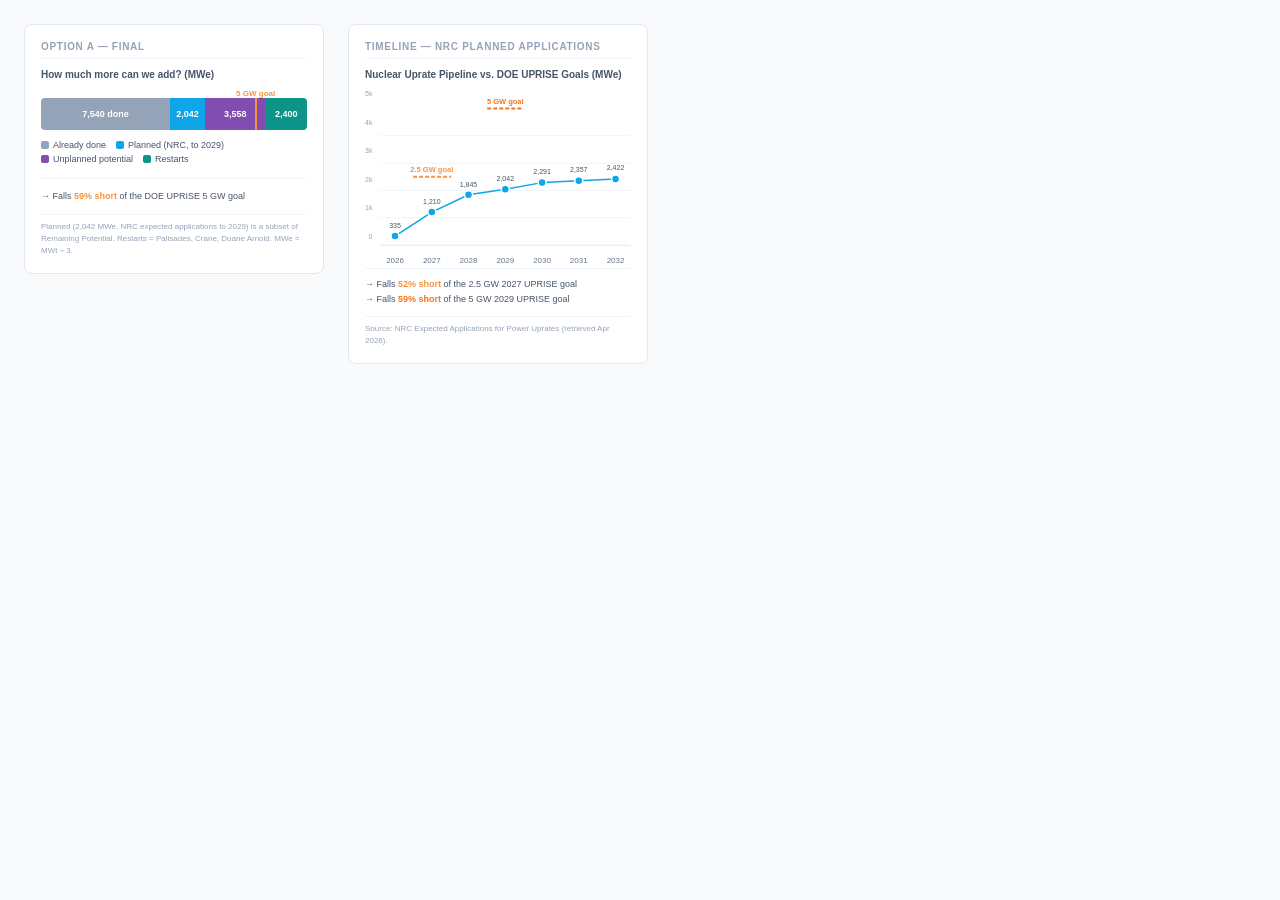
<file: _archive/mockup-chart.html>
<!DOCTYPE html>
<html>
<head>
<meta charset="utf-8">
<title>Chart Mockups</title>
<style>
  body { font-family: -apple-system, sans-serif; background: #f8fafc; margin: 0; padding: 24px; display: flex; gap: 24px; align-items: flex-start; }
  .panel { width: 300px; background: #fff; border: 1px solid #e2e8f0; border-radius: 8px; padding: 16px; box-sizing: border-box; }
  .panel-title { font-size: 11px; font-weight: 700; color: #64748b; text-transform: uppercase; letter-spacing: .06em; margin-bottom: 14px; }
  .option-label { font-size: 10px; font-weight: 700; color: #94a3b8; text-transform: uppercase; letter-spacing: .07em; margin-bottom: 10px; border-bottom: 1px solid #f1f5f9; padding-bottom: 6px; }

  /* ── OPTION A: Stacked progress bar ── */
  .stack-wrap { margin-bottom: 14px; }
  .stack-bar { display: flex; height: 28px; border-radius: 4px; overflow: hidden; width: 100%; }
  .stack-seg { display: flex; align-items: center; justify-content: center; font-size: 9px; font-weight: 700; color: #fff; transition: width .3s; position: relative; }
  .stack-seg:hover::after { content: attr(data-tip); position: absolute; bottom: 34px; left: 50%; transform: translateX(-50%); background: #1e293b; color: #fff; font-size: 10px; padding: 3px 7px; border-radius: 4px; white-space: nowrap; z-index: 10; }
  .stack-labels { display: flex; flex-wrap: wrap; gap: 4px 10px; margin-top: 8px; }
  .stack-lbl { display: flex; align-items: center; gap: 4px; font-size: 9px; color: #475569; }
  .swatch { width: 8px; height: 8px; border-radius: 2px; flex-shrink: 0; }

  /* target lines */
  .target-wrap { position: relative; margin-top: 16px; }
  .target-bar-bg { height: 6px; background: #f1f5f9; border-radius: 3px; position: relative; }
  .target-fill { height: 100%; border-radius: 3px; background: linear-gradient(90deg, #94a3b8, #64748b); }
  .target-lines { position: absolute; top: -3px; left: 0; right: 0; height: 12px; }
  .tline { position: absolute; width: 2px; background: #fb923c; height: 20px; top: -4px; }
  .tline.nei { background: #818cf8; }
  .tline-lbl { position: absolute; font-size: 8px; font-weight: 700; top: 18px; transform: translateX(-50%); white-space: nowrap; }

  .progress-section { margin-top: 18px; }
  .progress-row { margin-bottom: 10px; }
  .progress-hdr { display: flex; justify-content: space-between; font-size: 10px; color: #475569; margin-bottom: 3px; }
  .progress-hdr .val { font-weight: 700; }
  .pbar { height: 8px; background: #f1f5f9; border-radius: 4px; overflow: visible; position: relative; }
  .pfill { height: 100%; border-radius: 4px; }
  .pbar .tmark { position: absolute; top: -4px; width: 2px; height: 16px; border-radius: 1px; }

  /* ── OPTION B: Grouped bars ── */
  .chart-b { width: 100%; }
  .bars-wrap { display: flex; align-items: flex-end; gap: 8px; height: 140px; padding-bottom: 1px; position: relative; }
  .bar-col { flex: 1; display: flex; flex-direction: column; align-items: center; gap: 3px; height: 100%; justify-content: flex-end; }
  .bar { width: 100%; border-radius: 3px 3px 0 0; position: relative; display: flex; align-items: flex-end; justify-content: center; }
  .bar-val { font-size: 8px; font-weight: 800; color: #fff; padding-bottom: 3px; line-height: 1; }
  .bar-lbl { font-size: 9px; color: #64748b; text-align: center; line-height: 1.3; margin-top: 4px; }
  .ref-lines { position: absolute; left: 0; right: 0; pointer-events: none; }
  .ref-line { position: absolute; left: 0; right: 0; border-top: 1.5px dashed; display: flex; align-items: center; justify-content: flex-end; }
  .ref-line span { font-size: 8px; font-weight: 700; padding: 0 2px; background: #fff; margin-right: 0; }
  .axis-line { border-top: 1px solid #e2e8f0; margin-top: 0; }
  .chart-note { font-size: 8px; color: #94a3b8; margin-top: 10px; line-height: 1.5; }
</style>
</head>
<body>

<!-- OPTION A final -->
<div class="panel">
  <div class="option-label">Option A — Final</div>
  <div style="font-size:10px;color:#475569;margin-bottom:4px;font-weight:600">How much more can we add? (MWe)</div>
  <div style="margin-bottom:18px"></div>

  <!-- stacked bar -->
  <!-- planned = NRC cumul to 2029 = 2,042 MWe -->
  <!-- total = 7540 + 2042 + 3558 + 2400 = 15540 -->
  <!-- DOE 5k marker at 7540+5000=12540 → 12540/15540 = 80.7% -->
  <div style="position:relative;margin-bottom:10px">
    <!-- DOE 5 GW label -->
    <div style="position:absolute;top:-16px;left:80.7%;transform:translateX(-50%);white-space:nowrap;text-align:center">
      <span style="font-size:8px;font-weight:700;color:#fb923c">5 GW goal</span>
    </div>
    <div class="stack-bar" style="height:32px;border-radius:4px">
      <!-- done: 7540/15540 = 48.5% -->
      <div class="stack-seg" style="width:48.5%;background:#94a3b8;font-size:9px">7,540 done</div>
      <!-- planned to 2029: 2042/15540 = 13.1% -->
      <div class="stack-seg" style="width:13.1%;background:#0ea5e9;font-size:9px">2,042</div>
      <!-- unplanned: 3558/15540 = 22.9% -->
      <div class="stack-seg" style="width:22.9%;background:#814DB1;font-size:9px">3,558</div>
      <!-- restarts: 2400/15540 = 15.5% -->
      <div class="stack-seg" style="width:15.5%;background:#0d9488;font-size:9px">2,400</div>
    </div>
    <!-- DOE 5k marker at 80.7% -->
    <div style="position:absolute;top:0;left:80.7%;transform:translateX(-50%);width:2px;height:32px;background:#fb923c"></div>
  </div>

  <!-- legend -->
  <div class="stack-labels" style="margin-bottom:14px">
    <div class="stack-lbl"><div class="swatch" style="background:#94a3b8"></div>Already done</div>
    <div class="stack-lbl"><div class="swatch" style="background:#0ea5e9"></div>Planned (NRC, to 2029)</div>
    <div class="stack-lbl"><div class="swatch" style="background:#814DB1"></div>Unplanned potential</div>
    <div class="stack-lbl"><div class="swatch" style="background:#0d9488"></div>Restarts</div>
  </div>

  <!-- analysis -->
  <div style="border-top:1px solid #f1f5f9;padding-top:10px;font-size:9px;color:#475569;line-height:1.7">
    <div>&#8594; Falls <strong style="color:#fb923c">59% short</strong> of the DOE UPRISE 5 GW goal</div>
  </div>

  <div class="chart-note" style="margin-top:10px;border-top:1px solid #f1f5f9;padding-top:6px">
    Planned (2,042 MWe, NRC expected applications to 2029) is a subset of Remaining Potential. Restarts = Palisades, Crane, Duane Arnold. MWe ≈ MWt ÷ 3.
  </div>
</div>


<!-- TIMELINE -->
<div class="panel">
  <div class="option-label">Timeline — NRC planned applications</div>
  <div style="font-size:10px;color:#475569;margin-bottom:10px;font-weight:600">Nuclear Uprate Pipeline vs. DOE UPRISE Goals (MWe)</div>

  <!--
    Cumulative MWe: 335, 1210, 1845, 2042, 2291, 2357, 2422
    Scale: 0–5500 MWe, SVG height 150px
    y = 150 - (val/5500*150)
    2026: 150-9.1=140.9   2027: 150-33=117   2028: 150-50.3=99.7
    2029: 150-55.7=94.3   2030: 150-62.4=87.6   2031: 150-64.3=85.7   2032: 150-66=84
    DOE 2.5k: 150-68.2=81.8  DOE 5k: 150-136.4=13.6
    X positions (7 pts, 0-indexed, width=250, margin 15 each side, spacing=36.7):
    15, 51.7, 88.3, 125, 161.7, 198.3, 235
  -->

  <div style="display:flex;gap:6px">
    <!-- y-axis -->
    <div style="display:flex;flex-direction:column;justify-content:space-between;align-items:flex-end;padding-right:2px;height:150px;padding-bottom:0">
      <span style="font-size:7px;color:#94a3b8;line-height:1">5k</span>
      <span style="font-size:7px;color:#94a3b8;line-height:1">4k</span>
      <span style="font-size:7px;color:#94a3b8;line-height:1">3k</span>
      <span style="font-size:7px;color:#94a3b8;line-height:1">2k</span>
      <span style="font-size:7px;color:#94a3b8;line-height:1">1k</span>
      <span style="font-size:7px;color:#94a3b8;line-height:1">0</span>
    </div>
    <!-- SVG chart -->
    <div style="flex:1">
      <svg viewBox="0 0 250 160" style="width:100%;height:170px;overflow:visible">
        <!-- gridlines -->
        <line x1="0" y1="150" x2="250" y2="150" stroke="#e2e8f0" stroke-width="1"/>
        <line x1="0" y1="122.7" x2="250" y2="122.7" stroke="#f1f5f9" stroke-width="1"/>
        <line x1="0" y1="95.5" x2="250" y2="95.5" stroke="#f1f5f9" stroke-width="1"/>
        <line x1="0" y1="68.2" x2="250" y2="68.2" stroke="#f1f5f9" stroke-width="1"/>
        <line x1="0" y1="40.9" x2="250" y2="40.9" stroke="#f1f5f9" stroke-width="1"/>

        <!-- DOE 2.5 GW '27 marker — centered on 2027 x=51.7 -->
        <line x1="33" y1="81.8" x2="71" y2="81.8" stroke="#fb923c" stroke-width="2" stroke-dasharray="4,2"/>
        <text x="51.7" y="77" text-anchor="middle" fill="#fb923c" font-size="7.5" font-weight="700">2.5 GW goal</text>

        <!-- DOE 5 GW '29 marker — centered on 2029 x=125 -->
        <line x1="107" y1="13.6" x2="143" y2="13.6" stroke="#f97316" stroke-width="2" stroke-dasharray="4,2"/>
        <text x="125" y="9" text-anchor="middle" fill="#f97316" font-size="7.5" font-weight="700">5 GW goal</text>

        <!-- connecting line between cumulative dots -->
        <polyline
          points="15,140.9 51.7,117 88.3,99.7 125,94.3 161.7,87.6 198.3,85.7 235,84"
          fill="none" stroke="#0ea5e9" stroke-width="1.5" stroke-linejoin="round"/>

        <!-- cumulative dots -->
        <circle cx="15"    cy="140.9" r="4" fill="#0ea5e9" stroke="#fff" stroke-width="1.5"/>
        <circle cx="51.7"  cy="117"   r="4" fill="#0ea5e9" stroke="#fff" stroke-width="1.5"/>
        <circle cx="88.3"  cy="99.7"  r="4" fill="#0ea5e9" stroke="#fff" stroke-width="1.5"/>
        <circle cx="125"   cy="94.3"  r="4" fill="#0ea5e9" stroke="#fff" stroke-width="1.5"/>
        <circle cx="161.7" cy="87.6"  r="4" fill="#0ea5e9" stroke="#fff" stroke-width="1.5"/>
        <circle cx="198.3" cy="85.7"  r="4" fill="#0ea5e9" stroke="#fff" stroke-width="1.5"/>
        <circle cx="235"   cy="84"    r="4" fill="#0ea5e9" stroke="#fff" stroke-width="1.5"/>

        <!-- value labels above dots (dot_y - 8) -->
        <text x="15"    y="133" text-anchor="middle" fill="#475569" font-size="7">335</text>
        <text x="51.7"  y="109" text-anchor="middle" fill="#475569" font-size="7">1,210</text>
        <text x="88.3"  y="92"  text-anchor="middle" fill="#475569" font-size="7">1,845</text>
        <text x="125"   y="86"  text-anchor="middle" fill="#475569" font-size="7">2,042</text>
        <text x="161.7" y="79"  text-anchor="middle" fill="#475569" font-size="7">2,291</text>
        <text x="198.3" y="77"  text-anchor="middle" fill="#475569" font-size="7">2,357</text>
        <text x="235"   y="75"  text-anchor="middle" fill="#475569" font-size="7">2,422</text>

        <!-- x-axis year labels -->
        <text x="15"    y="168" text-anchor="middle" fill="#64748b" font-size="8">2026</text>
        <text x="51.7"  y="168" text-anchor="middle" fill="#64748b" font-size="8">2027</text>
        <text x="88.3"  y="168" text-anchor="middle" fill="#64748b" font-size="8">2028</text>
        <text x="125"   y="168" text-anchor="middle" fill="#64748b" font-size="8">2029</text>
        <text x="161.7" y="168" text-anchor="middle" fill="#64748b" font-size="8">2030</text>
        <text x="198.3" y="168" text-anchor="middle" fill="#64748b" font-size="8">2031</text>
        <text x="235"   y="168" text-anchor="middle" fill="#64748b" font-size="8">2032</text>
      </svg>
    </div>
  </div>

  <!-- analysis -->
  <div style="border-top:1px solid #f1f5f9;padding-top:8px;margin-top:4px;font-size:9px;color:#475569;line-height:1.7">
    <div>&#8594; Falls <strong style="color:#fb923c">52% short</strong> of the 2.5 GW 2027 UPRISE goal</div>
    <div>&#8594; Falls <strong style="color:#f97316">59% short</strong> of the 5 GW 2029 UPRISE goal</div>
  </div>

  <div class="chart-note" style="margin-top:8px;border-top:1px solid #f1f5f9;padding-top:6px">
    Source: NRC Expected Applications for Power Uprates (retrieved Apr 2026).
  </div>
</div>

</body>
</html>
</file>
